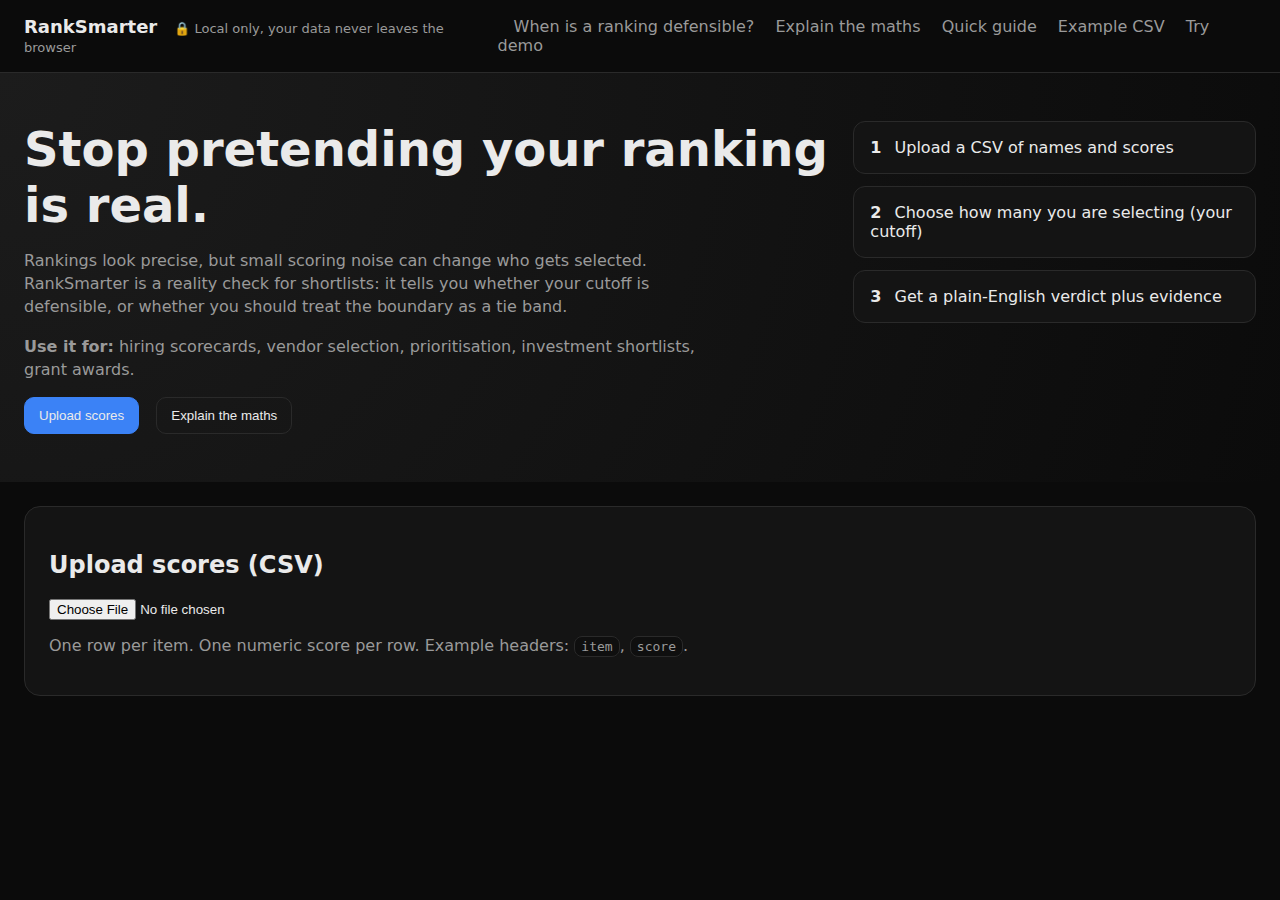
<file: index.html>
<!doctype html>
<html lang="en">
<head>
  <meta charset="utf-8">
  <title>RankSmarter</title>
  <meta name="viewport" content="width=device-width, initial-scale=1">
  <meta name="description" content="Stop pretending your ranking is real. A mathematical reality check for shortlists.">
  <link rel="stylesheet" href="css/styles.css">
</head>
<body>

<header class="topbar">
  <div class="brand">
    <span class="logo">RankSmarter</span>
    <span class="privacy">🔒 Local only, your data never leaves the browser</span>
  </div>
<nav>
  <a href="when-is-a-ranking-defensible.html">When is a ranking defensible?</a>
  <a href="#" id="openMath">Explain the maths</a>
  <a href="#" id="openGuide">Quick guide</a>
  <a href="assets/example.csv" download>Example CSV</a>
  <a href="#" id="loadDemo">Try demo</a>
</nav>

</header>

<section class="hero">
  <div class="hero-left">
    <h1>Stop pretending your ranking is real.</h1>
    <p>
      Rankings look precise, but small scoring noise can change who gets selected.
      RankSmarter is a reality check for shortlists: it tells you whether your cutoff is defensible,
      or whether you should treat the boundary as a tie band.
    </p>
    <p class="usecases">
      <strong>Use it for:</strong> hiring scorecards, vendor selection, prioritisation,
      investment shortlists, grant awards.
    </p>
    <div class="actions">
      <button id="jumpUpload" class="primary" type="button">Upload scores</button>
      <button id="openMathHero" type="button">Explain the maths</button>
    </div>
  </div>

  <div class="hero-right">
    <div class="step"><span>1</span> Upload a CSV of names and scores</div>
    <div class="step"><span>2</span> Choose how many you are selecting (your cutoff)</div>
    <div class="step"><span>3</span> Get a plain-English verdict plus evidence</div>
  </div>
</section>

<section class="card" id="uploadCard">
  <h2>Upload scores (CSV)</h2>
  <input type="file" id="fileInput" accept=".csv,text/csv">
  <p class="hint">One row per item. One numeric score per row. Example headers: <code>item</code>, <code>score</code>.</p>
  <p class="hint" id="uploadStatus"></p>
</section>

<section class="card hidden" id="controls">
  <div class="grid2">
    <label>
      How many are you selecting? (cutoff)
      <input type="number" id="kInput" min="1" step="1">
      <span class="small" id="kHint"></span>
    </label>

    <label>
      Assumed score error (wiggle room)
      <input type="range" id="epsInput" min="0" max="5" step="0.01" value="0.50">
      <span class="small">Current: ±<span id="epsValue">0.50</span></span>
    </label>
  </div>

  <div class="grid2">
    <label class="row">
      <input type="checkbox" id="mcEnable">
      <span>Run sensitivity test (Monte Carlo)</span>
    </label>

    <div class="row">
      <label class="inline">
        Samples
        <input type="number" id="mcSamples" min="200" max="20000" step="100" value="2000" disabled>
      </label>
      <label class="inline">
        Seed
        <input type="number" id="mcSeed" min="0" max="999999999" step="1" value="12345" disabled>
      </label>
    </div>
  </div>

  <div class="row">
    <button id="runAnalysis" class="primary" type="button">Run analysis</button>
    <button id="runMc" type="button" disabled>Run sensitivity test</button>
  </div>
</section>

<section class="card hidden" id="verdict">
  <h2>Verdict</h2>
  <div class="pill" id="verdictPill"></div>
  <p id="verdictText"></p>
  <p id="actionText"></p>
  <p class="hint" id="whyText"></p>

  <div class="exports">
    <button id="exportJson" type="button">Download JSON</button>
    <button id="exportMarkdown" type="button">Download report</button>
  </div>
</section>

<section class="card hidden" id="details">
  <h2>Evidence</h2>

  <div class="grid2">
    <div>
      <h3>Boundary check</h3>
      <div class="miniTable" id="boundaryTable"></div>
    </div>
    <div>
      <h3>Tie band around the cutoff</h3>
      <div id="tieBandBox" class="callout"></div>
    </div>
  </div>

  <h3>Top items (preview)</h3>
  <div class="miniTable" id="previewTable"></div>

  <div class="hidden" id="mcBlock">
    <h3>Sensitivity test results</h3>
    <p id="mcSummary" class="hint"></p>
    <div class="miniTable" id="mcTable"></div>
  </div>
</section>

<!-- Maths modal -->
<div class="modal hidden" id="mathModal" role="dialog" aria-modal="true" aria-labelledby="mathTitle" aria-hidden="true">
  <div class="modal-content" role="document">
    <div class="modal-header">
      <h3 id="mathTitle">The maths (optional)</h3>
      <button class="closeModal" type="button" aria-label="Close">Close</button>
    </div>

    <div class="modal-body">
      <p>
        Rankings feel decisive because they print a clean order. In real decisions, scoring has wobble:
        raters disagree, criteria get interpreted differently, and the data is incomplete.
      </p>

      <p>
        RankSmarter turns that into a single auditable question:
        <strong>how accurate would scoring need to be for your cutoff to be guaranteed?</strong>
        If you cannot defend that level of accuracy, the honest move is to treat the boundary as a tie band.
      </p>

      <h4>What “wiggle room” means here</h4>
      <p>
        Wiggle room (ε) is the largest scoring error you consider plausible for this process.
        It depends on context. Structured interviews tend to be tighter than unstructured interviews.
        Cost estimates differ again.
      </p>

      <h4>The forced threshold at your cutoff</h4>
      <p>
        Sort scores high to low. If you select the top <strong>N</strong>, the cutoff sits between rank <strong>N</strong> and <strong>N+1</strong>.
        Let the two scores be:
      </p>

      <pre>inside  = sN
outside = sN+1
gap     = sN − sN+1</pre>

      <p>
        Worst case, the inside score is too high by ε and the outside score is too low by ε.
        The boundary can flip when:
      </p>

      <pre>sN − ε ≤ sN+1 + ε</pre>

      <p>Rearranging gives the forced threshold:</p>

      <pre>ε ≥ (sN − sN+1) / 2
ε ≥ gap / 2</pre>

      <p>
        That threshold is implied by your data. It is repeatable and auditable.
        RankSmarter uses it to say whether a strict cutoff is defensible at your chosen wiggle room.
      </p>
    </div>
  </div>
</div>

<!-- Quick guide modal -->
<div class="modal hidden" id="guideModal" role="dialog" aria-modal="true" aria-labelledby="guideTitle" aria-hidden="true">
  <div class="modal-content" role="document">
    <div class="modal-header">
      <h3 id="guideTitle">Quick guide</h3>
      <button class="closeGuide" type="button" aria-label="Close">Close</button>
    </div>
    <div class="modal-body">
      <ol>
        <li>Upload your CSV (two columns: item, score).</li>
        <li>Choose how many you are selecting. That is your cutoff.</li>
        <li>Set bounds to the largest plausible scoring error, or leave as default.</li>
        <li>Run analysis. If the cutoff is not defensible, treat the boundary as a tie band.</li>
      </ol>
      <p class="hint">
        Tip: To determine you have a robust boundary start with a higher value.
      </p>
    </div>
  </div>
</div>

<script src="js/analysis.js"></script>
<script src="js/montecarlo.js"></script>
<script src="js/export.js"></script>
<script src="js/app.js"></script>

</body>
</html>
</file>
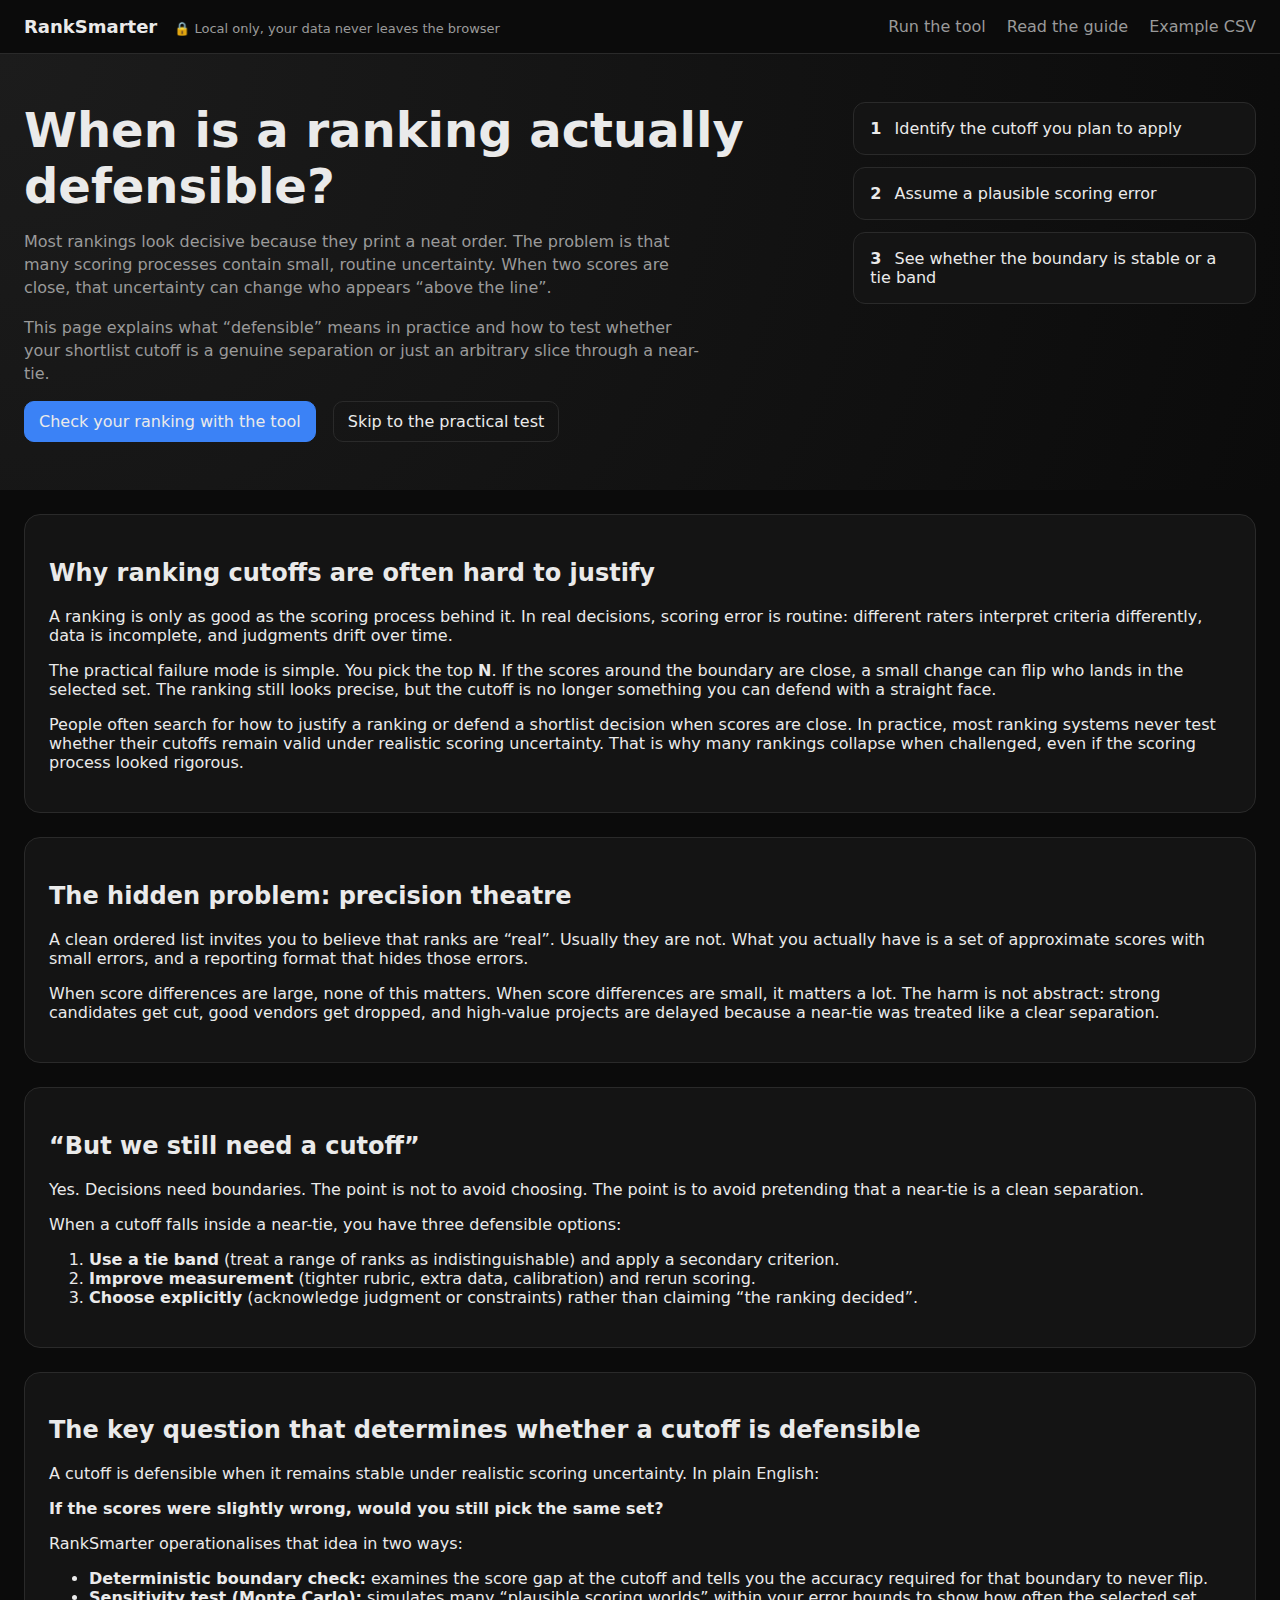
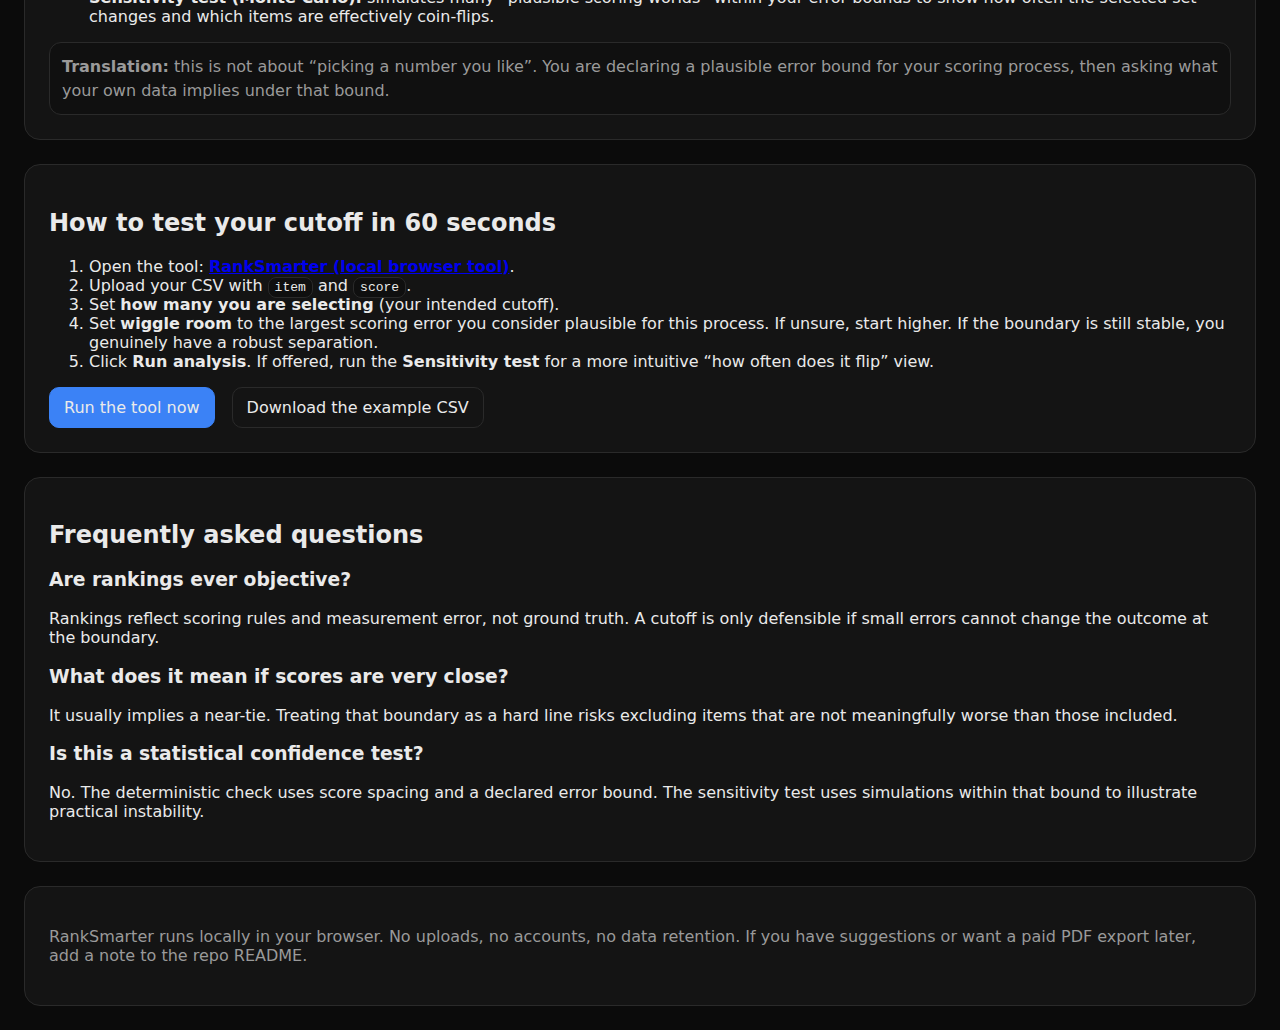
<file: when-is-a-ranking-defensible.html>
<!doctype html>
<html lang="en">
<head>
  <meta charset="utf-8">
  <title>When Is a Ranking Defensible? How to Justify Shortlist Cutoffs | RankSmarter</title>
  <meta name="viewport" content="width=device-width, initial-scale=1">
  <meta name="description" content="Most rankings look precise but fail under small scoring errors. Learn when a shortlist cutoff is defensible, how tie bands form, and how to check stability in your browser.">
  <link rel="stylesheet" href="css/styles.css">
</head>
<body>

<header class="topbar">
  <div class="brand">
    <span class="logo">RankSmarter</span>
    <span class="privacy">🔒 Local only, your data never leaves the browser</span>
  </div>
  <nav>
    <a href="index.html">Run the tool</a>
    <a href="when-is-a-ranking-defensible.html" aria-current="page">Read the guide</a>
    <a href="assets/example.csv" download>Example CSV</a>
  </nav>
</header>

<section class="hero">
  <div class="hero-left">
    <h1>When is a ranking actually defensible?</h1>
    <p>
      Most rankings look decisive because they print a neat order. The problem is that many scoring processes contain
      small, routine uncertainty. When two scores are close, that uncertainty can change who appears “above the line”.
    </p>
    <p>
      This page explains what “defensible” means in practice and how to test whether your shortlist cutoff is a genuine
      separation or just an arbitrary slice through a near-tie.
    </p>

    <div class="actions">
      <a class="buttonLike primary" href="index.html">Check your ranking with the tool</a>
      <a class="buttonLike" href="#quickanswer">Skip to the practical test</a>
    </div>
  </div>

  <div class="hero-right">
    <div class="step"><span>1</span> Identify the cutoff you plan to apply</div>
    <div class="step"><span>2</span> Assume a plausible scoring error</div>
    <div class="step"><span>3</span> See whether the boundary is stable or a tie band</div>
  </div>
</section>

<section class="card">
  <h2>Why ranking cutoffs are often hard to justify</h2>
  <p>
    A ranking is only as good as the scoring process behind it. In real decisions, scoring error is routine:
    different raters interpret criteria differently, data is incomplete, and judgments drift over time.
  </p>
  <p>
    The practical failure mode is simple. You pick the top <strong>N</strong>. If the scores around the boundary are close,
    a small change can flip who lands in the selected set. The ranking still looks precise, but the cutoff is no longer
    something you can defend with a straight face.
  </p>
  <p>
    People often search for how to justify a ranking or defend a shortlist decision when scores are close. In practice,
    most ranking systems never test whether their cutoffs remain valid under realistic scoring uncertainty. That is why
    many rankings collapse when challenged, even if the scoring process looked rigorous.
  </p>
</section>

<section class="card">
  <h2>The hidden problem: precision theatre</h2>
  <p>
    A clean ordered list invites you to believe that ranks are “real”. Usually they are not. What you actually have is a set
    of approximate scores with small errors, and a reporting format that hides those errors.
  </p>
  <p>
    When score differences are large, none of this matters. When score differences are small, it matters a lot.
    The harm is not abstract: strong candidates get cut, good vendors get dropped, and high-value projects are delayed
    because a near-tie was treated like a clear separation.
  </p>
</section>

<section class="card">
  <h2>“But we still need a cutoff”</h2>
  <p>
    Yes. Decisions need boundaries. The point is not to avoid choosing.
    The point is to avoid pretending that a near-tie is a clean separation.
  </p>
  <p>
    When a cutoff falls inside a near-tie, you have three defensible options:
  </p>
  <ol>
    <li><strong>Use a tie band</strong> (treat a range of ranks as indistinguishable) and apply a secondary criterion.</li>
    <li><strong>Improve measurement</strong> (tighter rubric, extra data, calibration) and rerun scoring.</li>
    <li><strong>Choose explicitly</strong> (acknowledge judgment or constraints) rather than claiming “the ranking decided”.</li>
  </ol>
</section>

<section class="card" id="quickanswer">
  <h2>The key question that determines whether a cutoff is defensible</h2>
  <p>
    A cutoff is defensible when it remains stable under realistic scoring uncertainty.
    In plain English:
  </p>
  <p>
    <strong>If the scores were slightly wrong, would you still pick the same set?</strong>
  </p>
  <p>
    RankSmarter operationalises that idea in two ways:
  </p>
  <ul>
    <li>
      <strong>Deterministic boundary check:</strong> examines the score gap at the cutoff and tells you the accuracy required
      for that boundary to never flip.
    </li>
    <li>
      <strong>Sensitivity test (Monte Carlo):</strong> simulates many “plausible scoring worlds” within your error bounds to show
      how often the selected set changes and which items are effectively coin-flips.
    </li>
  </ul>

  <div class="callout">
    <strong>Translation:</strong> this is not about “picking a number you like”. You are declaring a plausible error bound for your
    scoring process, then asking what your own data implies under that bound.
  </div>
</section>

<section class="card">
  <h2>How to test your cutoff in 60 seconds</h2>
  <ol>
    <li>Open the tool: <a href="index.html"><strong>RankSmarter (local browser tool)</strong></a>.</li>
    <li>Upload your CSV with <code>item</code> and <code>score</code>.</li>
    <li>Set <strong>how many you are selecting</strong> (your intended cutoff).</li>
    <li>
      Set <strong>wiggle room</strong> to the largest scoring error you consider plausible for this process.
      If unsure, start higher. If the boundary is still stable, you genuinely have a robust separation.
    </li>
    <li>Click <strong>Run analysis</strong>. If offered, run the <strong>Sensitivity test</strong> for a more intuitive “how often does it flip” view.</li>
  </ol>

  <div class="actions">
    <a class="buttonLike primary" href="index.html">Run the tool now</a>
    <a class="buttonLike" href="assets/example.csv" download>Download the example CSV</a>
  </div>
</section>

<section class="card">
  <h2>Frequently asked questions</h2>

  <h3>Are rankings ever objective?</h3>
  <p>
    Rankings reflect scoring rules and measurement error, not ground truth. A cutoff is only defensible if small errors cannot
    change the outcome at the boundary.
  </p>

  <h3>What does it mean if scores are very close?</h3>
  <p>
    It usually implies a near-tie. Treating that boundary as a hard line risks excluding items that are not meaningfully worse
    than those included.
  </p>

  <h3>Is this a statistical confidence test?</h3>
  <p>
    No. The deterministic check uses score spacing and a declared error bound. The sensitivity test uses simulations within that
    bound to illustrate practical instability.
  </p>
</section>

<footer class="card">
  <p class="hint">
    RankSmarter runs locally in your browser. No uploads, no accounts, no data retention.
    If you have suggestions or want a paid PDF export later, add a note to the repo README.
  </p>
</footer>

<style>
  /* Small compatibility layer so we can reuse your button styling on links without touching styles.css */
  .buttonLike{
    display:inline-block;
    text-decoration:none;
    border:1px solid var(--border);
    color:var(--text);
    padding:10px 14px;
    border-radius:10px;
    margin-right:12px;
    cursor:pointer;
  }
  .buttonLike.primary{
    background:var(--accent);
    border-color:var(--accent);
  }
</style>

</body>
</html>
</file>
<file: css/styles.css>
:root {
  --bg: #0b0b0b;
  --card: #141414;
  --border: #2a2a2a;
  --text: #eaeaea;
  --muted: #9a9a9a;
  --accent: #3b82f6;
}

* { box-sizing: border-box; }

body {
  margin: 0;
  font-family: system-ui, -apple-system, sans-serif;
  background: var(--bg);
  color: var(--text);
}

.topbar {
  display: flex;
  justify-content: space-between;
  align-items: center;
  padding: 16px 24px;
  border-bottom: 1px solid var(--border);
}

.brand .logo {
  font-weight: 700;
  font-size: 18px;
}

.privacy {
  margin-left: 12px;
  font-size: 13px;
  color: var(--muted);
}

nav a {
  margin-left: 16px;
  color: var(--muted);
  text-decoration: none;
}

nav a:hover {
  color: var(--text);
}

.hero {
  display: grid;
  grid-template-columns: 2fr 1fr;
  gap: 24px;
  padding: 48px 24px;
  background: radial-gradient(circle at top left, #1c1c1c, transparent);
}

.hero h1 {
  font-size: 48px;
  margin: 0 0 12px;
}

.hero p {
  color: var(--muted);
  max-width: 680px;
  line-height: 1.45;
}

.usecases { margin-top: 14px; }

.hero-right .step {
  background: var(--card);
  border: 1px solid var(--border);
  padding: 16px;
  border-radius: 12px;
  margin-bottom: 12px;
}

.hero-right span {
  font-weight: 700;
  margin-right: 8px;
}

.actions button { margin-right: 12px; }

.card {
  background: var(--card);
  border: 1px solid var(--border);
  margin: 24px;
  padding: 24px;
  border-radius: 16px;
}

.hint { color: var(--muted); }
.small { display: inline-block; margin-top: 6px; color: var(--muted); font-size: 13px; }

code { background: #0f0f0f; border: 1px solid var(--border); padding: 2px 6px; border-radius: 8px; }

.grid2 {
  display: grid;
  grid-template-columns: 1fr 1fr;
  gap: 16px;
}

.row {
  display: flex;
  gap: 12px;
  align-items: center;
  flex-wrap: wrap;
  margin-top: 12px;
}

.inline {
  display: flex;
  flex-direction: column;
  gap: 6px;
}

input[type="number"] {
  width: 160px;
  background: #0f0f0f;
  border: 1px solid var(--border);
  color: var(--text);
  padding: 10px 12px;
  border-radius: 10px;
}

input[type="range"] { width: 280px; }

button {
  background: none;
  border: 1px solid var(--border);
  color: var(--text);
  padding: 10px 14px;
  border-radius: 10px;
  cursor: pointer;
}

button.primary {
  background: var(--accent);
  border-color: var(--accent);
}

button:disabled { opacity: 0.5; cursor: not-allowed; }

.exports { margin-top: 14px; display: flex; gap: 12px; flex-wrap: wrap; }

.pill {
  display: inline-flex;
  padding: 6px 10px;
  border: 1px solid var(--border);
  border-radius: 999px;
  color: var(--muted);
  margin: 10px 0 8px;
}

.callout {
  border: 1px solid var(--border);
  border-radius: 12px;
  padding: 12px;
  background: #101010;
  color: var(--muted);
  line-height: 1.45;
}

.miniTable table {
  width: 100%;
  border-collapse: collapse;
}
.miniTable th, .miniTable td {
  border-bottom: 1px solid var(--border);
  padding: 10px 8px;
  text-align: left;
  vertical-align: top;
  font-size: 14px;
}
.miniTable th { color: var(--muted); font-weight: 600; }

.hidden { display: none !important; }

/* Modal */
.modal {
  position: fixed;
  inset: 0;
  background: rgba(0,0,0,0.72);
  display: flex;
  justify-content: center;
  align-items: center;
  padding: 18px;
  z-index: 999;
}

.modal-content {
  background: var(--card);
  border: 1px solid var(--border);
  border-radius: 16px;
  width: min(820px, 96vw);
  max-height: 86vh;
  overflow: auto;
}

.modal-header {
  display: flex;
  justify-content: space-between;
  gap: 12px;
  align-items: center;
  padding: 14px 16px;
  border-bottom: 1px solid var(--border);
}

.modal-body {
  padding: 16px;
  line-height: 1.5;
}

.modal-body pre {
  background: #0f0f0f;
  border: 1px solid var(--border);
  padding: 12px;
  border-radius: 12px;
  overflow: auto;
}
</file>
